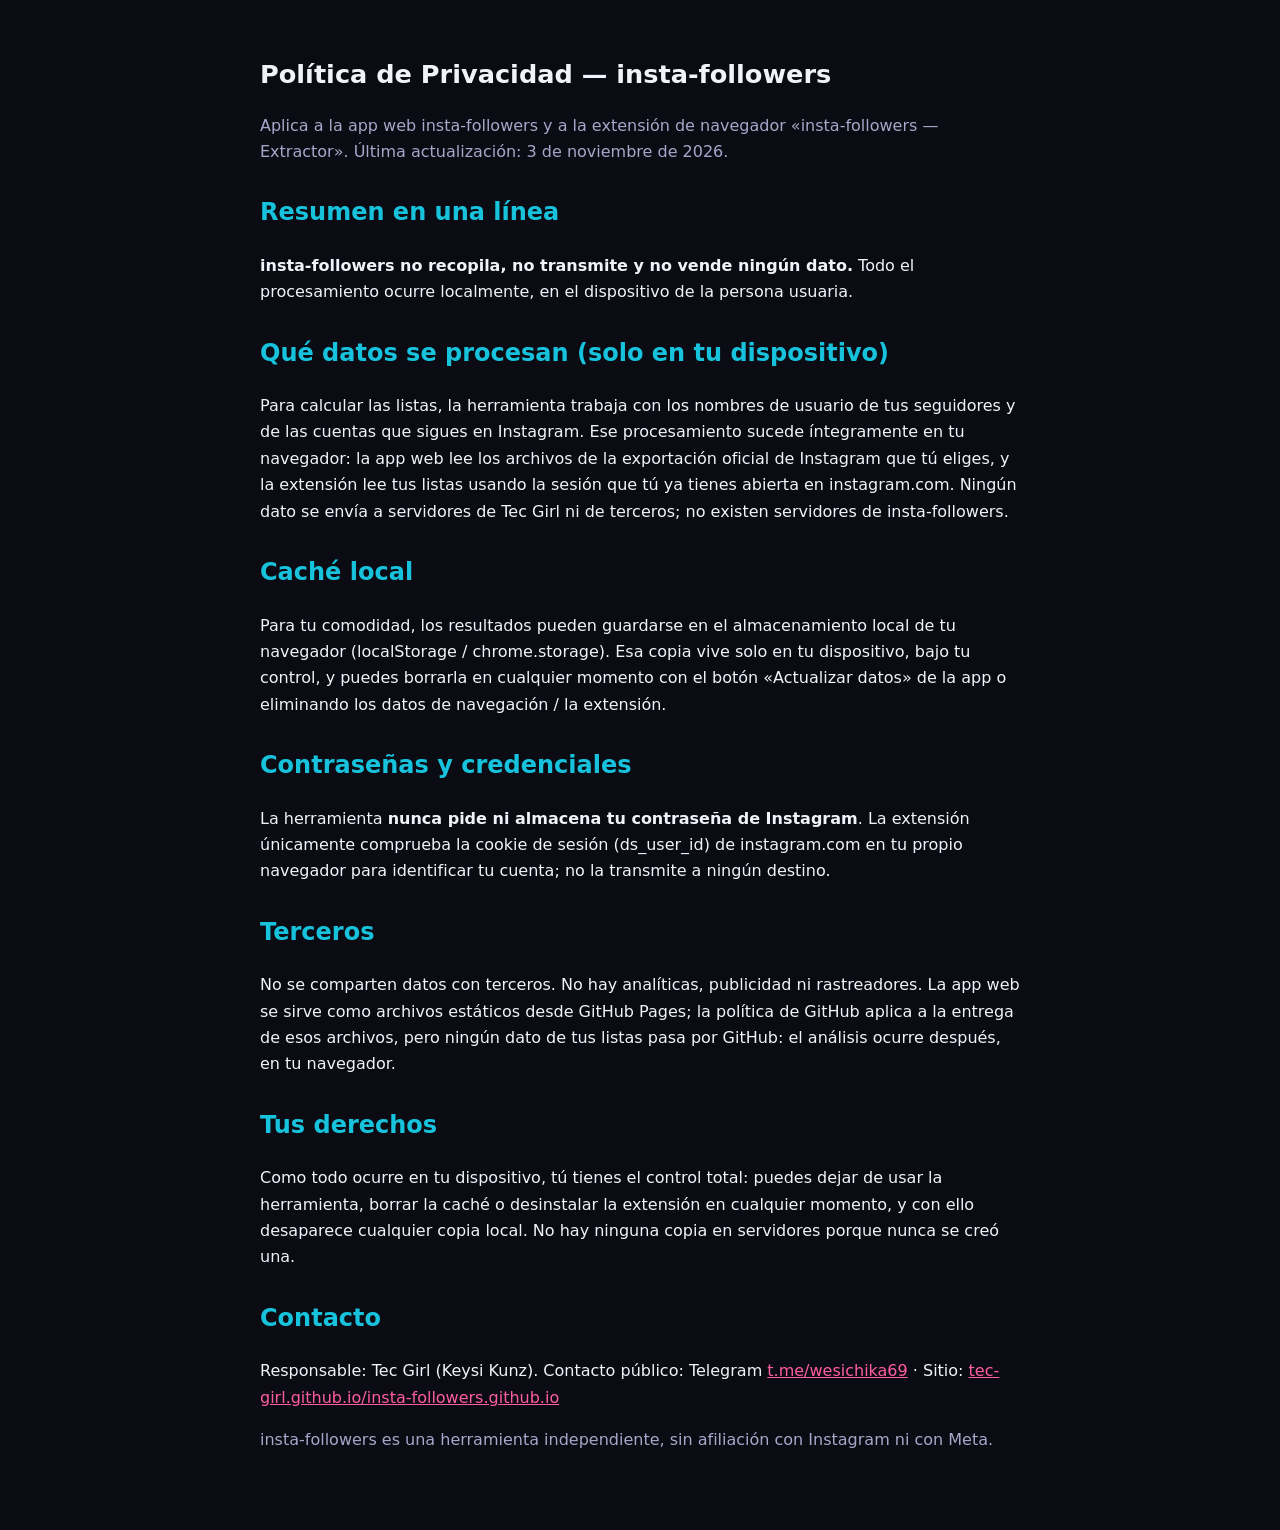
<file: privacidad.html>
<!DOCTYPE html>
<html lang="es">
<head>
<meta charset="UTF-8">
<meta name="viewport" content="width=device-width, initial-scale=1.0">
<title>Política de Privacidad — insta-followers</title>
<style>
body{font-family:system-ui,-apple-system,"Segoe UI",Roboto,sans-serif;background:#0b0b14;color:#f2f2fa;margin:0;line-height:1.65}
main{max-width:760px;margin:0 auto;padding:36px 20px 60px}
h1{font-size:1.6rem} h2{margin-top:28px;color:#17c3dc}
a{color:#ff5da2} .mut{color:#a7a7c9}
</style>
</head>
<body>
<main>
<h1>Política de Privacidad — insta-followers</h1>
<p class="mut">Aplica a la app web insta-followers y a la extensión de navegador «insta-followers — Extractor». Última actualización: 3 de noviembre de 2026.</p>

<h2>Resumen en una línea</h2>
<p><strong>insta-followers no recopila, no transmite y no vende ningún dato.</strong> Todo el procesamiento ocurre localmente, en el dispositivo de la persona usuaria.</p>

<h2>Qué datos se procesan (solo en tu dispositivo)</h2>
<p>Para calcular las listas, la herramienta trabaja con los nombres de usuario de tus seguidores y de las cuentas que sigues en Instagram. Ese procesamiento sucede íntegramente en tu navegador: la app web lee los archivos de la exportación oficial de Instagram que tú eliges, y la extensión lee tus listas usando la sesión que tú ya tienes abierta en instagram.com. Ningún dato se envía a servidores de Tec Girl ni de terceros; no existen servidores de insta-followers.</p>

<h2>Caché local</h2>
<p>Para tu comodidad, los resultados pueden guardarse en el almacenamiento local de tu navegador (localStorage / chrome.storage). Esa copia vive solo en tu dispositivo, bajo tu control, y puedes borrarla en cualquier momento con el botón «Actualizar datos» de la app o eliminando los datos de navegación / la extensión.</p>

<h2>Contraseñas y credenciales</h2>
<p>La herramienta <strong>nunca pide ni almacena tu contraseña de Instagram</strong>. La extensión únicamente comprueba la cookie de sesión (ds_user_id) de instagram.com en tu propio navegador para identificar tu cuenta; no la transmite a ningún destino.</p>

<h2>Terceros</h2>
<p>No se comparten datos con terceros. No hay analíticas, publicidad ni rastreadores. La app web se sirve como archivos estáticos desde GitHub Pages; la política de GitHub aplica a la entrega de esos archivos, pero ningún dato de tus listas pasa por GitHub: el análisis ocurre después, en tu navegador.</p>

<h2>Tus derechos</h2>
<p>Como todo ocurre en tu dispositivo, tú tienes el control total: puedes dejar de usar la herramienta, borrar la caché o desinstalar la extensión en cualquier momento, y con ello desaparece cualquier copia local. No hay ninguna copia en servidores porque nunca se creó una.</p>

<h2>Contacto</h2>
<p>Responsable: Tec Girl (Keysi Kunz). Contacto público: Telegram <a href="https://t.me/wesichika69" target="_blank" rel="noopener">t.me/wesichika69</a> · Sitio: <a href="https://tec-girl.github.io/insta-followers.github.io/">tec-girl.github.io/insta-followers.github.io</a></p>
<p class="mut">insta-followers es una herramienta independiente, sin afiliación con Instagram ni con Meta.</p>
</main>
</body>
</html>
</file>
